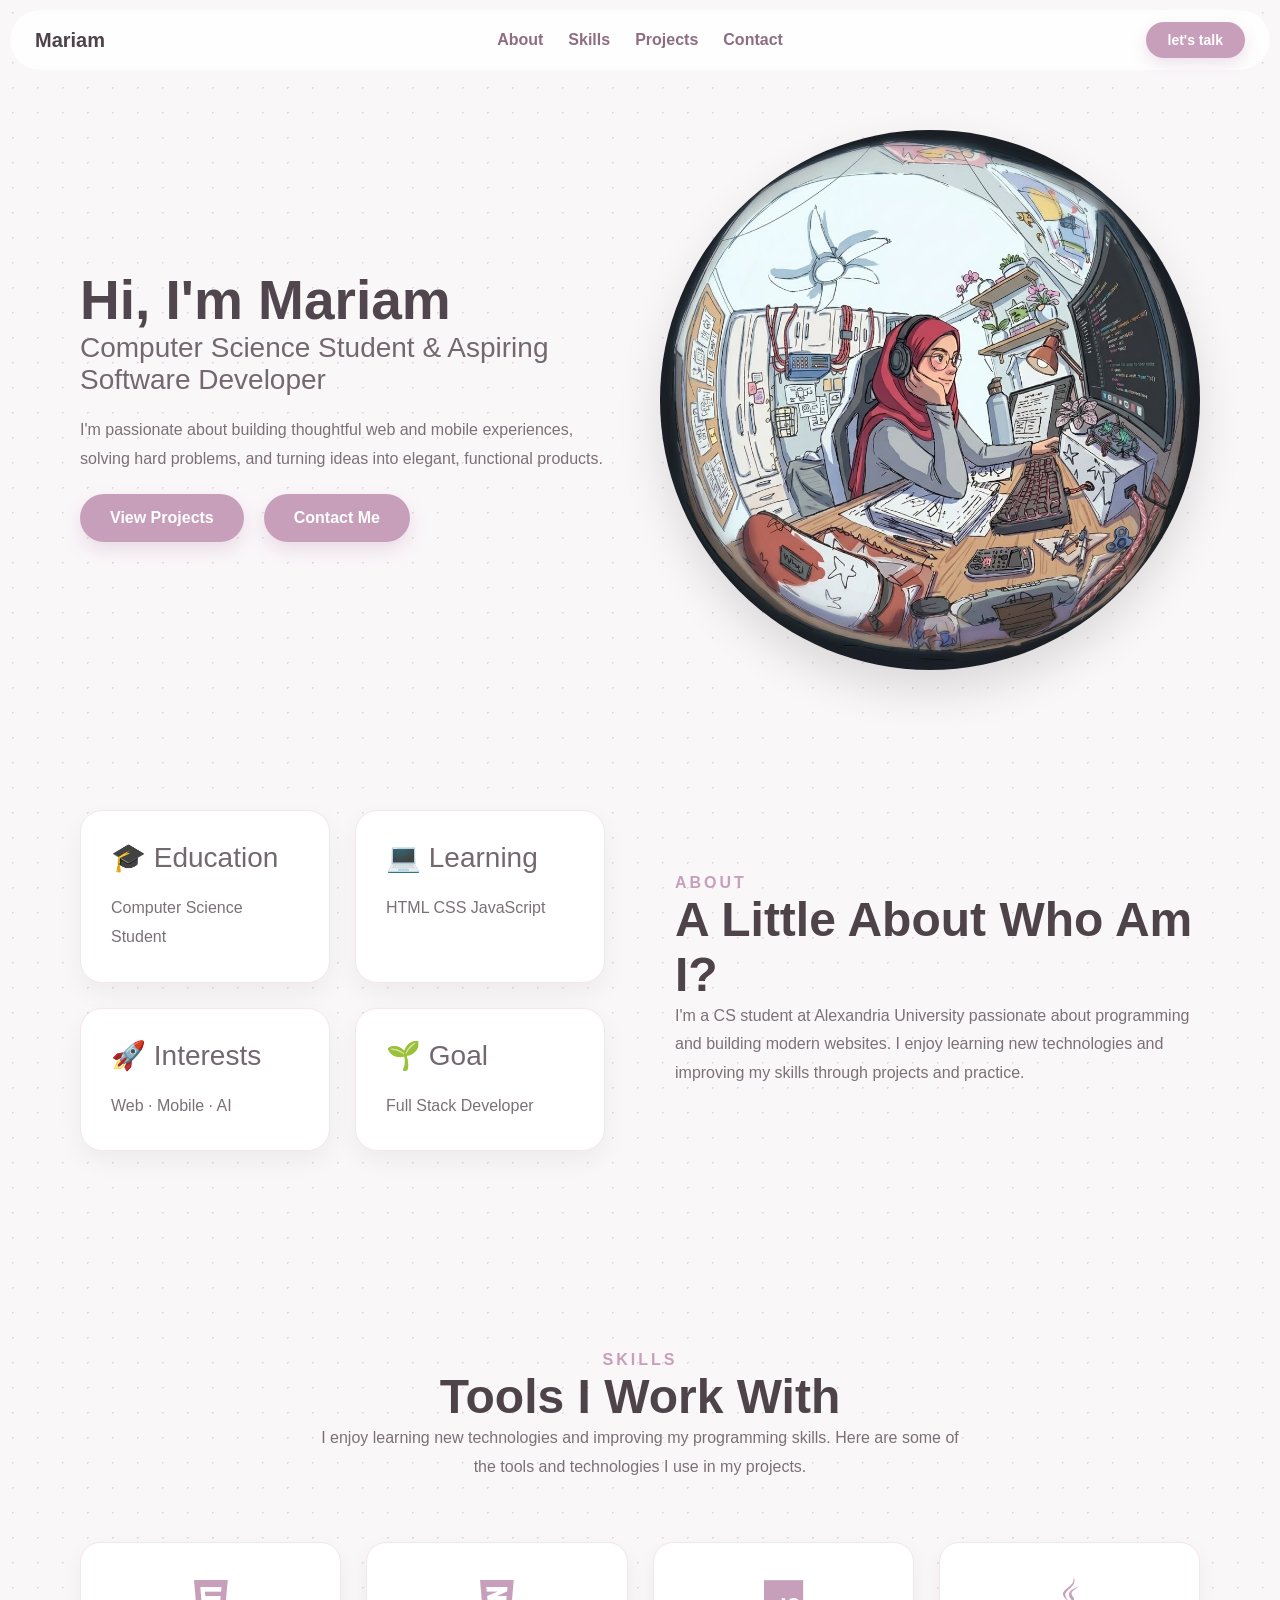
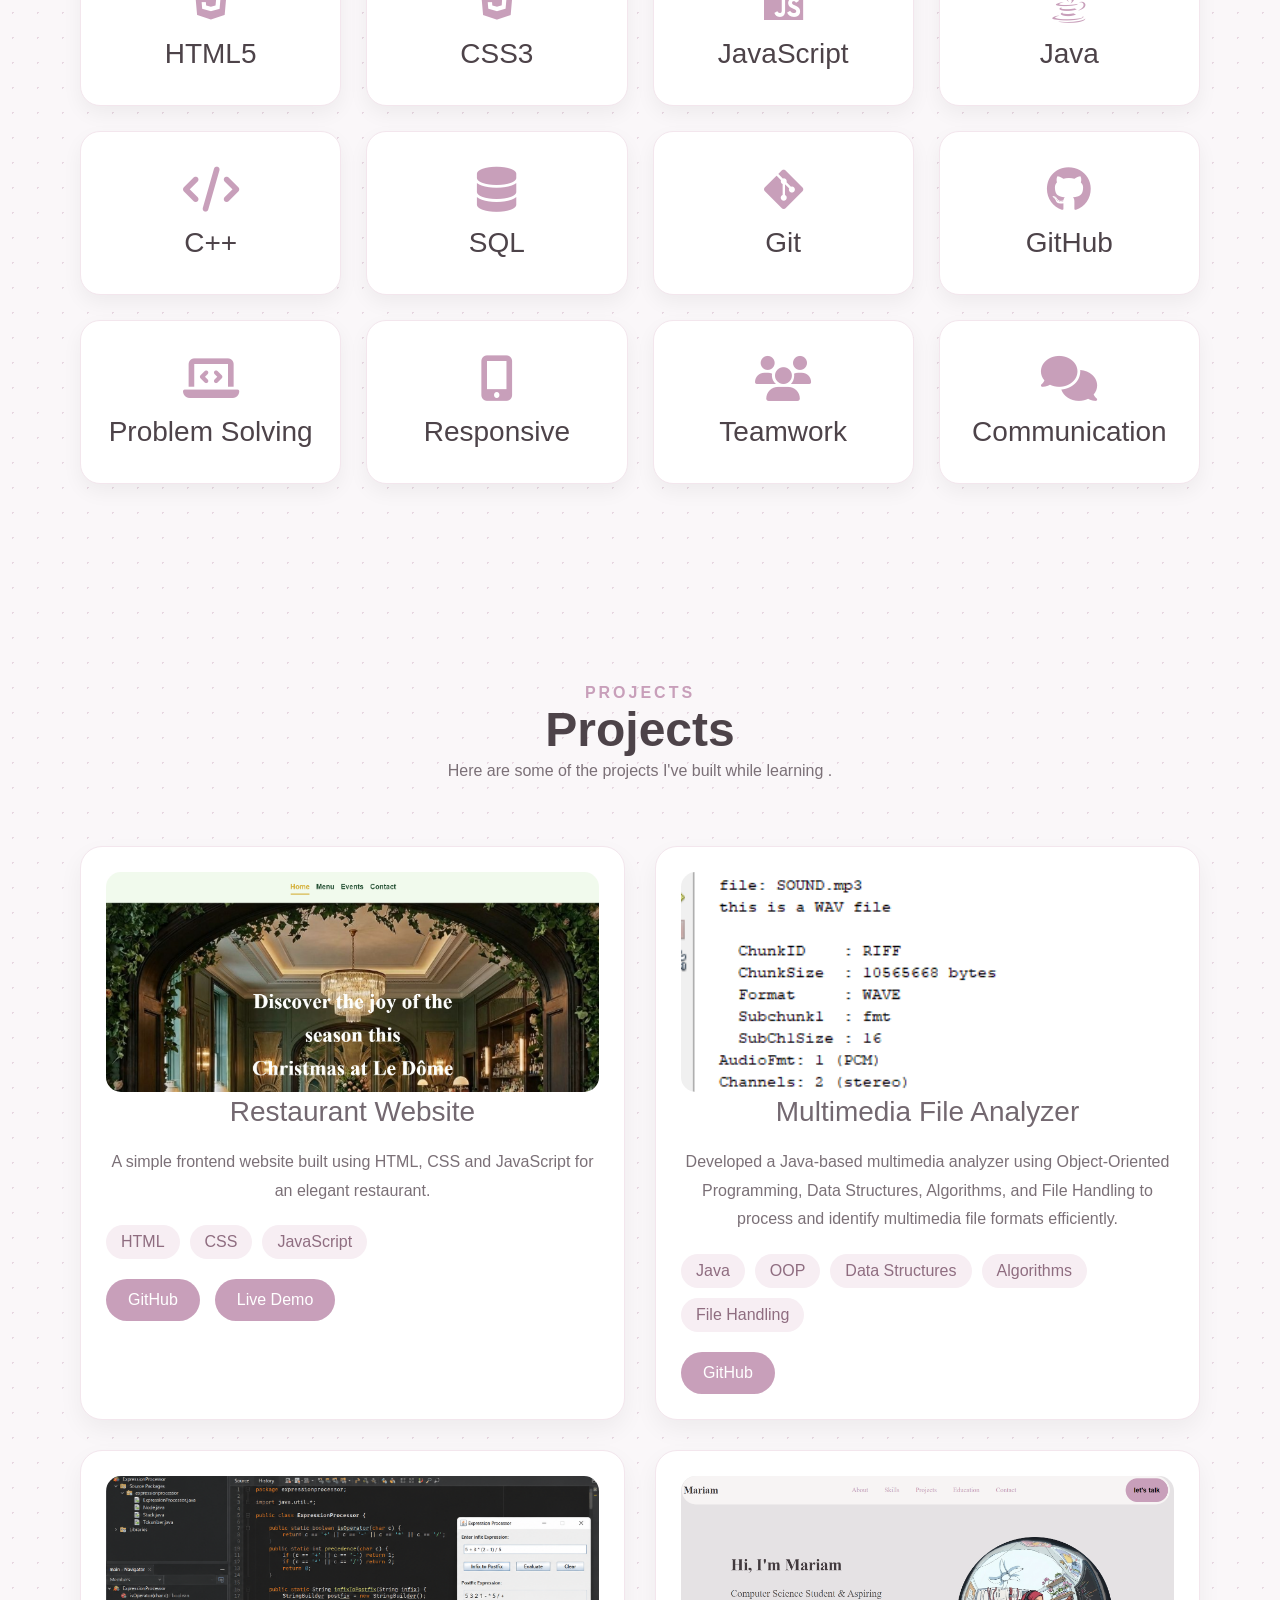
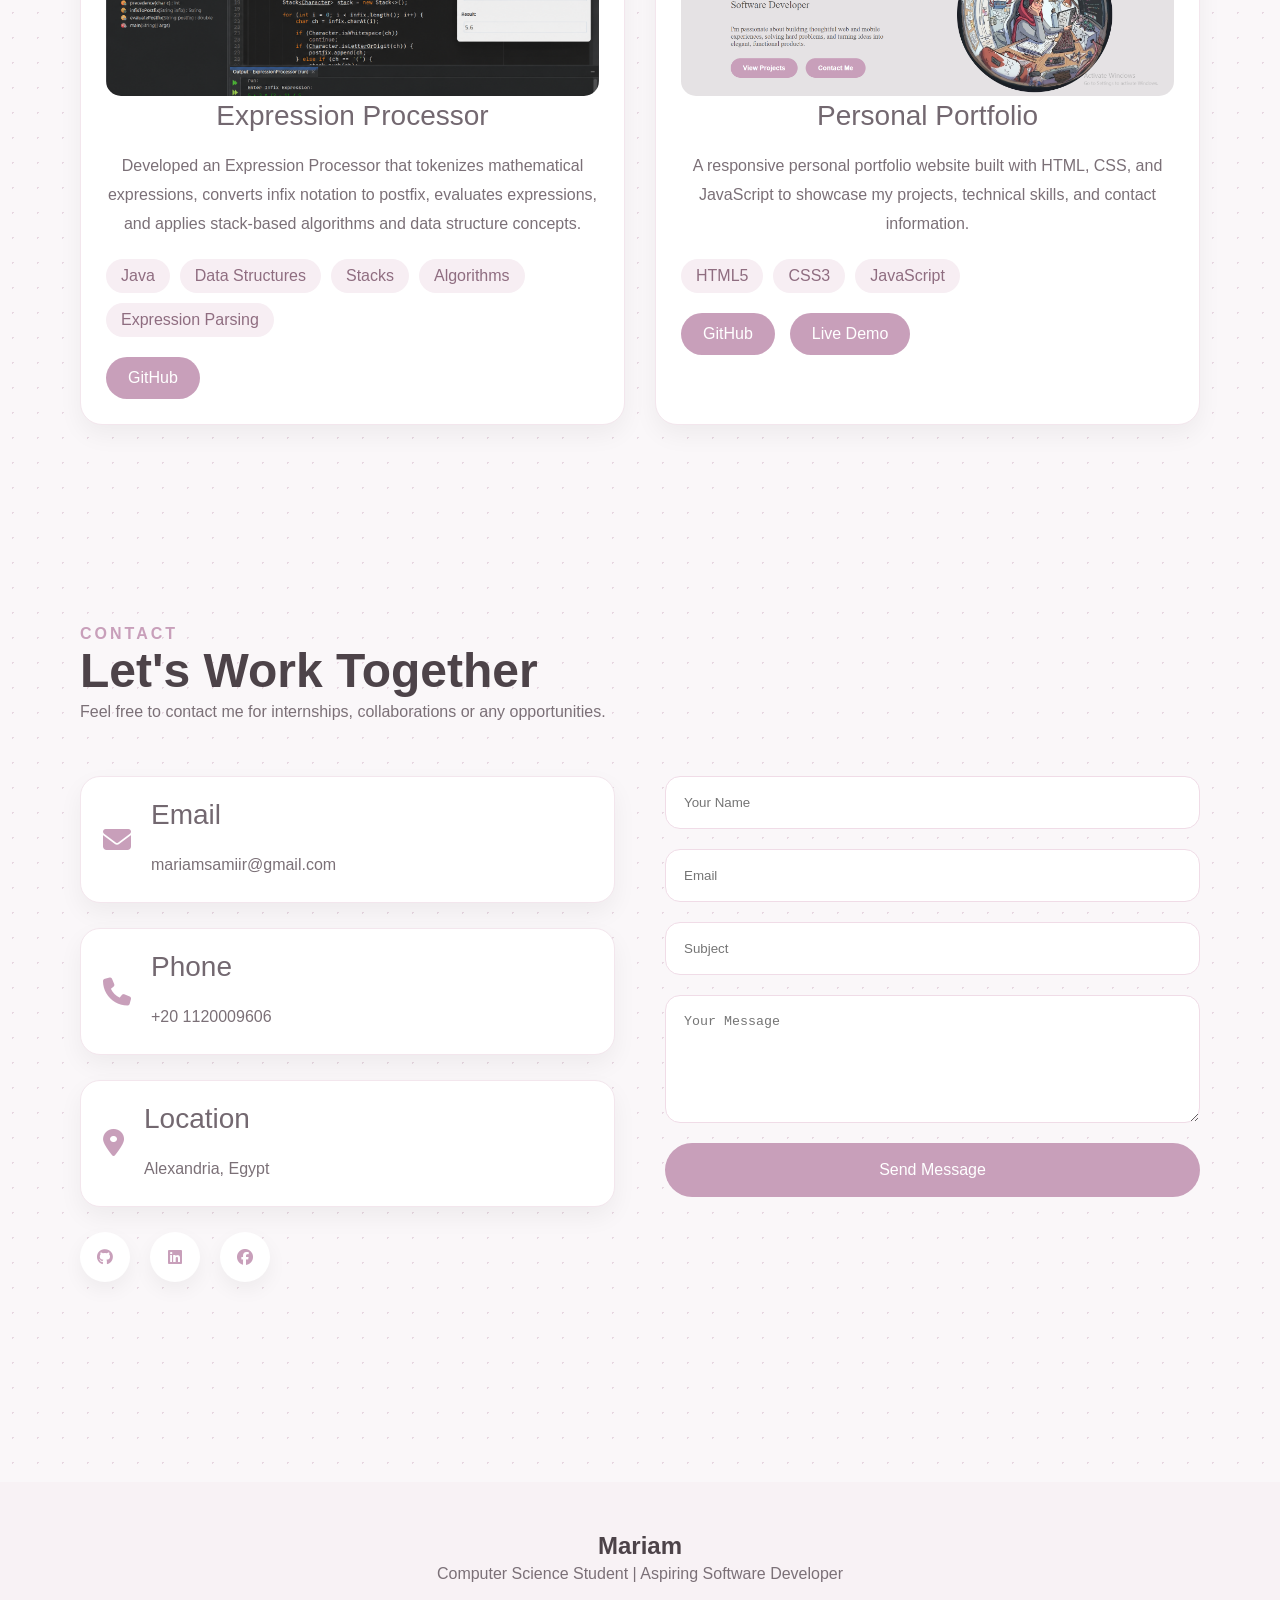
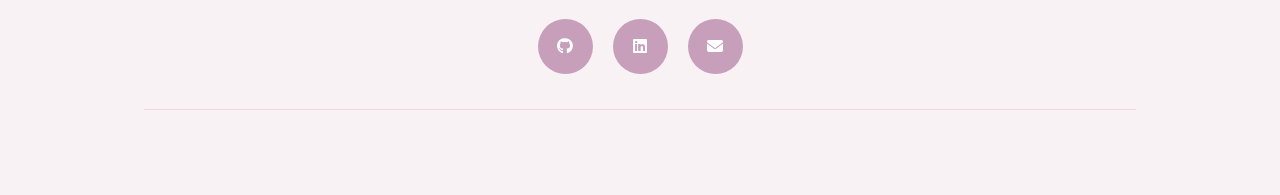
<file: index.html>
<!doctype html>
<html lang="en">
  <head>
    <meta charset="UTF-8" />
    <meta name="viewport" content="width=device-width, initial-scale=1.0" />
    <link rel="stylesheet" href="style.css" />
    <link
      rel="stylesheet"
      href="https://cdnjs.cloudflare.com/ajax/libs/font-awesome/6.7.2/css/all.min.css" />

    <title>Mariam | Portfolio</title>
  </head>
  <body>
    <header>
      <nav>
        <h1 id="logo">Mariam</h1>
            <ul class="links">
            <li>
              <a href="#about">About</a>
            </li>
            <li>
              <a href="#skills">Skills</a>
            </li>
            <li>
              <a href="#project">Projects</a>
            </li>

            <li>
              <a href="#contact">Contact</a>
            </li>
          </ul>
          <button type="button" class="talkbtn" href="">let's talk</button>
      </nav>
    </header>
    <section class="hero">
      <div class="herotext">
        <h1 id="welcome">Hi, I'm Mariam</h1>
        <h3>Computer Science Student & Aspiring Software Developer</h3>
        <p>
          I'm passionate about building thoughtful web and mobile experiences,
          solving hard problems, and turning ideas into elegant, functional
          products.
        </p>
        <div class="herobtns">
          <button><a href="#project">View Projects</a></button>
          <button><a href="#contact">Contact Me</a></button>
        </div>
      </div>
      <div class="heroimg">
        <img src="./myprotofolio.jpeg" alt="profile" loading="eager" />
      </div>
    </section>
    <section class="about" id="about">
      <div class="about-left">
        <div class="about-card">
          <h3>🎓 Education</h3>
          <p>Computer Science Student</p>
        </div>

        <div class="about-card">
          <h3>💻 Learning</h3>
          <p>HTML CSS JavaScript</p>
        </div>

        <div class="about-card">
          <h3>🚀 Interests</h3>
          <p>Web · Mobile · AI</p>
        </div>

        <div class="about-card">
          <h3>🌱 Goal</h3>
          <p>Full Stack Developer</p>
        </div>
      </div>

      <div class="about-right">
        <span>ABOUT</span>

        <h2>A Little About Who Am I?</h2>

        <p>
          I'm a CS student at Alexandria University passionate about programming
          and building modern websites. I enjoy learning new technologies and
          improving my skills through projects and practice.
        </p>
      </div>
    </section>
    <section class="skills" id="skills">
      <span class="skills-title">SKILLS</span>

      <h2>Tools I Work With</h2>

      <p class="skills-description">
        I enjoy learning new technologies and improving my programming skills.
        Here are some of the tools and technologies I use in my projects.
      </p>

      <div class="skills-container">
        <div class="skill-card">
          <i class="fa-brands fa-html5"></i>
          <h3>HTML5</h3>
        </div>

        <div class="skill-card">
          <i class="fa-brands fa-css3-alt"></i>
          <h3>CSS3</h3>
        </div>

        <div class="skill-card">
          <i class="fa-brands fa-js"></i>
          <h3>JavaScript</h3>
        </div>

        <div class="skill-card">
          <i class="fa-brands fa-java"></i>
          <h3>Java</h3>
        </div>

        <div class="skill-card">
          <i class="fa-solid fa-code"></i>
          <h3>C++</h3>
        </div>

        <div class="skill-card">
          <i class="fa-solid fa-database"></i>
          <h3>SQL</h3>
        </div>

        <div class="skill-card">
          <i class="fa-brands fa-git-alt"></i>
          <h3>Git</h3>
        </div>

        <div class="skill-card">
          <i class="fa-brands fa-github"></i>
          <h3>GitHub</h3>
        </div>

        <div class="skill-card">
          <i class="fa-solid fa-laptop-code"></i>
          <h3>Problem Solving</h3>
        </div>

        <div class="skill-card">
          <i class="fa-solid fa-mobile-screen-button"></i>
          <h3>Responsive</h3>
        </div>

        <div class="skill-card">
          <i class="fa-solid fa-users"></i>
          <h3>Teamwork</h3>
        </div>

        <div class="skill-card">
          <i class="fa-solid fa-comments"></i>
          <h3>Communication</h3>
        </div>
      </div>
    </section>
    <section class="projects" id="project">
      <span class="projects-title">PROJECTS</span>
      <h2>Projects</h2>

      <p class="projects-description">
        Here are some of the projects I've built while learning .
      </p>

      <div class="projects-container">
        <div class="project-card">
          <img
            src="./le dome.png"
            alt="Le Dome Restaurant Project"
            loading="lazy"
          />

          <h3>Restaurant Website</h3>

          <p>
            A simple frontend website built using HTML, CSS and JavaScript for
            an elegant restaurant.
          </p>

          <div class="tech">
            <span>HTML</span>
            <span>CSS</span>
            <span>JavaScript</span>
          </div>

          <div class="project-links">
            <a href="">GitHub</a>

            <a href="../new_project/home.html" target="_blank"> Live Demo </a>
          </div>
        </div>
        <div class="project-card">
          <img
            src="./multimedia.png"
            alt="Multimedia File Analyzer"
            loading="lazy"
          />

          <h3>Multimedia File Analyzer</h3>

          <p>
            Developed a Java-based multimedia analyzer using Object-Oriented
            Programming, Data Structures, Algorithms, and File Handling to
            process and identify multimedia file formats efficiently.
          </p>

          <div class="tech">
            <span>Java</span>
            <span>OOP</span>
            <span>Data Structures</span>
            <span>Algorithms</span>
            <span>File Handling</span>
          </div>

          <div class="project-links">
            <a href="">GitHub</a>
          </div>
        </div>
        <div class="project-card">
          <img
            src="./expression.png"
            alt="Expression Processor"
            loading="lazy"
          />

          <h3>Expression Processor</h3>

          <p>
            Developed an Expression Processor that tokenizes mathematical
            expressions, converts infix notation to postfix, evaluates
            expressions, and applies stack-based algorithms and data structure
            concepts.
          </p>

          <div class="tech">
            <span>Java</span>
            <span>Data Structures</span>
            <span>Stacks</span>
            <span>Algorithms</span>
            <span>Expression Parsing</span>
          </div>

          <div class="project-links">
            <a href="">GitHub</a>
          </div>
        </div>
        <div class="project-card">
          <img
            src="./myprotofolio.png"
            alt="Portfolio Website"
            loading="lazy"
          />

          <h3>Personal Portfolio</h3>

          <p>
            A responsive personal portfolio website built with HTML, CSS, and
            JavaScript to showcase my projects, technical skills, and contact
            information.
          </p>

          <div class="tech">
            <span>HTML5</span>
            <span>CSS3</span>
            <span>JavaScript</span>
          </div>

          <div class="project-links">
            <a href="https://github.com/mariamtaherr/portfolio" target="_blank">
              GitHub
            </a>

            <a href="myprotofolio.html" target="_blank"> Live Demo </a>
          </div>
        </div>
      </div>
    </section>
    <section class="contact" id="contact">
      <span class="contact-title">CONTACT</span>

      <h2>Let's Work Together</h2>

      <p class="contact-description">
        Feel free to contact me for internships, collaborations or any
        opportunities.
      </p>

      <div class="contact-container">
        <div class="contact-info">
          <div class="info-card">
            <i class="fa-solid fa-envelope"></i>
            <div>
              <h3>Email</h3>
              <p>mariamsamiir@gmail.com</p>
            </div>
          </div>

          <div class="info-card">
            <i class="fa-solid fa-phone"></i>
            <div>
              <h3>Phone</h3>
              <p>+20 1120009606</p>
            </div>
          </div>

          <div class="info-card">
            <i class="fa-solid fa-location-dot"></i>
            <div>
              <h3>Location</h3>
              <p>Alexandria, Egypt</p>
            </div>
          </div>

          <div class="social-icons">
            <a href="https://github.com/mariamtaherr"
              ><i class="fa-brands fa-github"></i
            ></a>
            <a href="www.linkedin.com/in/mariam-samir-3b3658425"
              ><i class="fa-brands fa-linkedin"></i
            ></a>
            <a href="www.facebook.com"><i class="fa-brands fa-facebook"></i></a>
          </div>
        </div>

        <form class="contact-form">
          <input type="text" placeholder="Your Name" />

          <input type="email" placeholder="Email" />

          <input type="text" placeholder="Subject" />

          <textarea rows="6" placeholder="Your Message"></textarea>

          <button type="submit">Send Message</button>
        </form>
      </div>
    </section>
    <footer class="footer">
      <h2>Mariam</h2>

      <p>Computer Science Student | Aspiring Software Developer</p>

      <div class="footer-icons">
        <a href="https://github.com/mariamtaherr" target="_blank">
          <i class="fa-brands fa-github"></i>
        </a>

        <a href="www.linkedin.com/in/mariam-samir-3b3658425/" target="_blank">
          <i class="fa-brands fa-linkedin"></i>
        </a>

        <a href="mariamsamiirrr@gmail.com">
          <i class="fa-solid fa-envelope"></i>
        </a>
      </div>

      <hr />
    </footer>

  </body>
</html>
</file>
<file: style.css>
* {
  margin: 0;
  padding: 0;
  box-sizing: border-box;
}
body {
  padding-top: 90px;
  margin: 0;
  font-family: Arial, Helvetica, sans-serif;
  background: #faf7f9;
  background-image: radial-gradient(#e7d7e1 1px, transparent 1px);
  background-size: 25px 25px;
  color: #4d4349;
}

nav {
  display: flex;
  justify-content: space-between;
  align-items: center;

  position: fixed;
  top: 10px;
  left: 10px;
  width: calc(100% - 20px);

   height: 60px;
    padding: 0 25px;

  background: rgba(255,255,255,.8);
  backdrop-filter: blur(12px);

  border-radius: 50px;
}

#logo{
   font-size: 20px;
    font-weight: 700;
    
}

.links{
  display: flex;
  list-style: none;
     gap: 25px;

  position: absolute;
  left: 50%;
  transform: translateX(-50%);
}.links a{
    position: relative;
    text-decoration: none;
    color: #8f6d80;
    font-weight: 600;
    transition: color .3s;
}

.links a::after{
    content: "";
    position: absolute;
    left: 0;
    bottom: -5px;
    width: 0;
    height: 2px;
    background: #c89fba;
    transition: width .3s ease;
}

.links a:hover{
    color: #c89fba;
}

.links a:hover::after{
    width: 100%;
}

.talkbtn{
    background: #c89fba;
    color: white;
    border: none;
    border-radius: 30px;
    padding: 10px 22px;
    font-size: 14px;
    font-weight: 600;
    cursor: pointer;
    transition: 0.3s ease;
    box-shadow: 0 6px 15px rgba(200,159,186,.3);
}

.talkbtn:hover{
    background: #b884a3;
    transform: translateY(-2px);
    box-shadow: 0 10px 20px rgba(200,159,186,.4);
}

.hero {
  display: flex;
  align-items: center;
  gap: 40px;
  padding: 40px 80px;
}

.herotext {
  flex: 1;
  display: flex;
  flex-direction: column;
}

#welcome {
  margin-top: 10px;
  font-size: 55px;
  color: #51464d;
}

h3 {
  color: #736870;
  margin-top: 0;
  margin-bottom: 20px;
  font-weight: 400;
  font-size: 28px;
}

p {
  color: #7b7077;
  line-height: 1.8;
}

.heroimg {
  flex: 1;
  display: flex;
  justify-content: center;
}

.heroimg img {
  max-width: 100%;
  height: auto;
  object-fit: cover;
  border-radius: 50%;

  box-shadow: 0 20px 45px rgba(0, 0, 0, 0.12);

  transition: 0.4s;
}

.heroimg img:hover {
  transform: scale(1.03);
}

.herobtns {
  display: flex;
  gap: 20px;
  margin-top: 20px;
}

.herobtns button {
  cursor: pointer;

  background: #c89fba;

  border: none;
  border-radius: 50px;

  padding: 15px 30px;

  transition: 0.35s;

  box-shadow: 0 8px 18px rgba(200, 159, 186, 0.3);
}

.herobtns button:hover {
  background: #b884a3;
  transform: translateY(-4px);
}

.herobtns button a {
  color: white;
  text-decoration: none;
  font-size: 16px;
  font-weight: bold;
}

.about {
  display: flex;
  justify-content: space-between;
  align-items: center;
  gap: 70px;
  padding: 100px 80px;
}

.about-left {
  flex: 1;
  display: grid;
  grid-template-columns: repeat(2, 1fr);
  gap: 25px;
}

.about-card {
  background: white;
  padding: 30px;
  border-radius: 22px;
  border: 1px solid #f3e6ed;
  box-shadow: 0 10px 25px rgba(0, 0, 0, 0.05);
  transition: 0.35s;
}

.about-card:hover {
  transform: translateY(-10px);
  box-shadow: 0 18px 35px rgba(200, 159, 186, 0.18);
}

.about-right {
  flex: 1;
}

.about-right span {
  color: #c89fba;
  font-weight: bold;
  letter-spacing: 3px;
}

.about-right h2 {
  font-size: 48px;
  color: #4d4349;
}

.about-right p {
  line-height: 1.8;
}

.skills {
  padding: 100px 80px;
  text-align: center;
}

.skills-title {
  color: #c89fba;
  letter-spacing: 3px;
  font-weight: bold;
}

.skills h2 {
  font-size: 48px;
  color: #4d4349;
}

.skills-description {
  max-width: 650px;
  margin: auto;
  margin-bottom: 60px;
}

.skills-container {
  display: grid;
  grid-template-columns: repeat(4, 1fr);
  gap: 25px;
}

.skill-card {
  background: white;
  padding: 35px 20px;
  border-radius: 20px;
  border: 1px solid #f3e6ed;
  box-shadow: 0 8px 20px rgba(0, 0, 0, 0.05);
  transition: 0.35s;
}

.skill-card:hover {
  transform: translateY(-10px);
  box-shadow: 0 18px 35px rgba(200, 159, 186, 0.2);
}

.skill-card i {
  font-size: 45px;
  color: #c89fba;
  margin-bottom: 15px;
  transition: 0.35s;
}

.skill-card:hover i {
  transform: scale(1.15);
  color: #b884a3;
}

.skill-card h3 {
  margin: 0;
  color: #4d4349;
}

.projects {
  padding: 100px 80px;
  text-align: center;
}

.projects-title {
  color: #c89fba;
  letter-spacing: 3px;
  font-weight: bold;
}

.projects h2 {
  font-size: 48px;
  color: #4d4349;
}

.projects-description {
  max-width: 650px;
  margin: auto;
  margin-bottom: 60px;
}

.projects-container {
  display: grid;
  grid-template-columns: repeat(2, 1fr);
  gap: 30px;
}

.project-card {
  background: white;
  padding: 25px;
  border-radius: 22px;
  border: 1px solid #f3e6ed;
  box-shadow: 0 10px 25px rgba(0, 0, 0, 0.05);
  transition: 0.35s;
}

.project-card:hover {
  transform: translateY(-10px);
  box-shadow: 0 18px 35px rgba(200, 159, 186, 0.2);
}

.project-card img {
  width: 100%;
  height: 220px;
  object-fit: cover;
  border-radius: 15px;
  transition: 0.4s;
}

.project-card:hover img {
  transform: scale(1.03);
}

.tech {
  display: flex;
  flex-wrap: wrap;
  gap: 10px;
  margin: 20px 0;
}

.tech span {
  background: #f7eef3;
  color: #8f6d80;
  padding: 8px 15px;
  border-radius: 50px;
  transition: 0.3s;
}

.tech span:hover {
  background: #c89fba;
  color: white;
}

.project-links {
  display: flex;
  gap: 15px;
}

.project-links a {
  text-decoration: none;
  background: #c89fba;
  color: white;
  padding: 12px 22px;
  border-radius: 50px;
  transition: 0.35s;
}

.project-links a:hover {
  background: #b884a3;
  transform: translateY(-3px);
}

.contact {
  padding: 100px 80px;
}

.contact-title {
  color: #c89fba;
  letter-spacing: 3px;
  font-weight: bold;
}

.contact h2 {
  font-size: 48px;
  color: #4d4349;
}

.contact-description {
  max-width: 600px;
  margin-bottom: 50px;
}

.contact-container {
  display: flex;
  gap: 50px;
}

.contact-info,
.contact-form {
  flex: 1;
}

.contact-info {
  display: flex;
  flex-direction: column;
  gap: 25px;
}

.info-card {
  background: white;
  border-radius: 20px;
  padding: 22px;
  display: flex;
  align-items: center;
  gap: 20px;
  border: 1px solid #f3e6ed;
  box-shadow: 0 10px 25px rgba(0, 0, 0, 0.05);
  transition: 0.35s;
}

.info-card:hover {
  transform: translateY(-8px);
}

.info-card i {
  font-size: 28px;
  color: #c89fba;
}

.social-icons {
  display: flex;
  gap: 20px;
}

.social-icons a {
  width: 50px;
  height: 50px;
  border-radius: 50%;
  background: white;
  color: #c89fba;
  display: flex;
  justify-content: center;
  align-items: center;
  text-decoration: none;
  transition: 0.35s;
  box-shadow: 0 8px 20px rgba(0, 0, 0, 0.05);
}

.social-icons a:hover {
  background: #c89fba;
  color: white;
  transform: translateY(-5px) scale(1.08);
}

.contact-form {
  display: flex;
  flex-direction: column;
  gap: 20px;
}

.contact-form input,
.contact-form textarea {
  padding: 18px;
  border: 1px solid #f0dce7;
  border-radius: 15px;
  outline: none;
  background: white;
  transition: 0.3s;
}

.contact-form input:focus,
.contact-form textarea:focus {
  border-color: #c89fba;
  box-shadow: 0 0 0 4px rgba(200, 159, 186, 0.18);
}

.contact-form button {
  background: #c89fba;
  color: white;
  border: none;
  padding: 18px;
  border-radius: 50px;
  cursor: pointer;
  font-size: 16px;
  transition: 0.35s;
}

.contact-form button:hover {
  background: #b884a3;
  transform: translateY(-3px);
}

.footer {
  margin-top: 100px;
  background: #f8f2f5;
  padding: 50px 20px;
  text-align: center;
}

.footer h2 {
  color: #4d4349;
}

.footer-icons {
  display: flex;
  justify-content: center;
  gap: 20px;
  margin: 30px 0;
}

.footer-icons a {
  width: 55px;
  height: 55px;
  border-radius: 50%;
  background: #c89fba;
  color: white;
  display: flex;
  justify-content: center;
  align-items: center;
  text-decoration: none;
  transition: 0.35s;
}

.footer-icons a:hover {
  background: #b884a3;
  transform: translateY(-5px) scale(1.08);
}

.footer hr {
  border: none;
  height: 1px;
  background: #e8d9e2;
  margin: 35px auto;
  width: 80%;
}

@media (max-width:1024px){

nav {
  flex-direction: row;
  justify-content: space-between;
  align-items: center;

  height: 55px;
  padding: 0 15px;
  border-radius: 20px;
}

#logo {
  font-size: 18px;
  margin: 0;
}

.links {
  position: static;
  transform: none;

  display: flex;
  flex-direction: row;
  gap: 15px;
  align-items: center;
}

.links a {
  font-size: 13px;
}

.talkbtn {
  margin-top: 0;
  padding: 8px 1px;
  font-size: 13px;
}

.hero{
    flex-direction:column-reverse;
    text-align:center;
    padding:40px 20px;
}

.herotext{
    margin:0;
}

.heroimg{
    margin:0;
    padding:0;
}

.heroimg img{
    width:220px;
    height:220px;
}

#welcome{
    font-size:34px;
}

.herobtns{
    justify-content:center;
    flex-wrap:wrap;
}


.about{
    flex-direction:column;
    padding:70px 20px;
    text-align:center;
}

.about-left{
    grid-template-columns:1fr;
}

.about-right h2{
    font-size:34px;
}


.skills{
    padding:70px 20px;
}

.skills h2{
    font-size:34px;
}

.skills-container{
    grid-template-columns:repeat(2,1fr);
    gap:15px;
}

.skill-card{
    padding:20px 10px;
}

.skill-card i{
    font-size:30px;
}

.skill-card h3{
    font-size:16px;
}


.projects{
    padding:70px 20px;
}

.projects h2{
    font-size:34px;
}

.projects-container{
    grid-template-columns:1fr;
}

.project-links{
    flex-direction:column;
}

.project-links a{
    text-align:center;
}


.contact{
    padding:70px 20px;
}

.contact h2{
    font-size:34px;
}

.contact-container{
    flex-direction:column;
}


.footer{
    margin-top:70px;
    padding:40px 20px;
}

.footer h2{
    font-size:26px;
}

.footer-icons{
    gap:15px;
}

.footer-icons a{
    width:45px;
    height:45px;
    font-size:18px;
}

}
</file>
